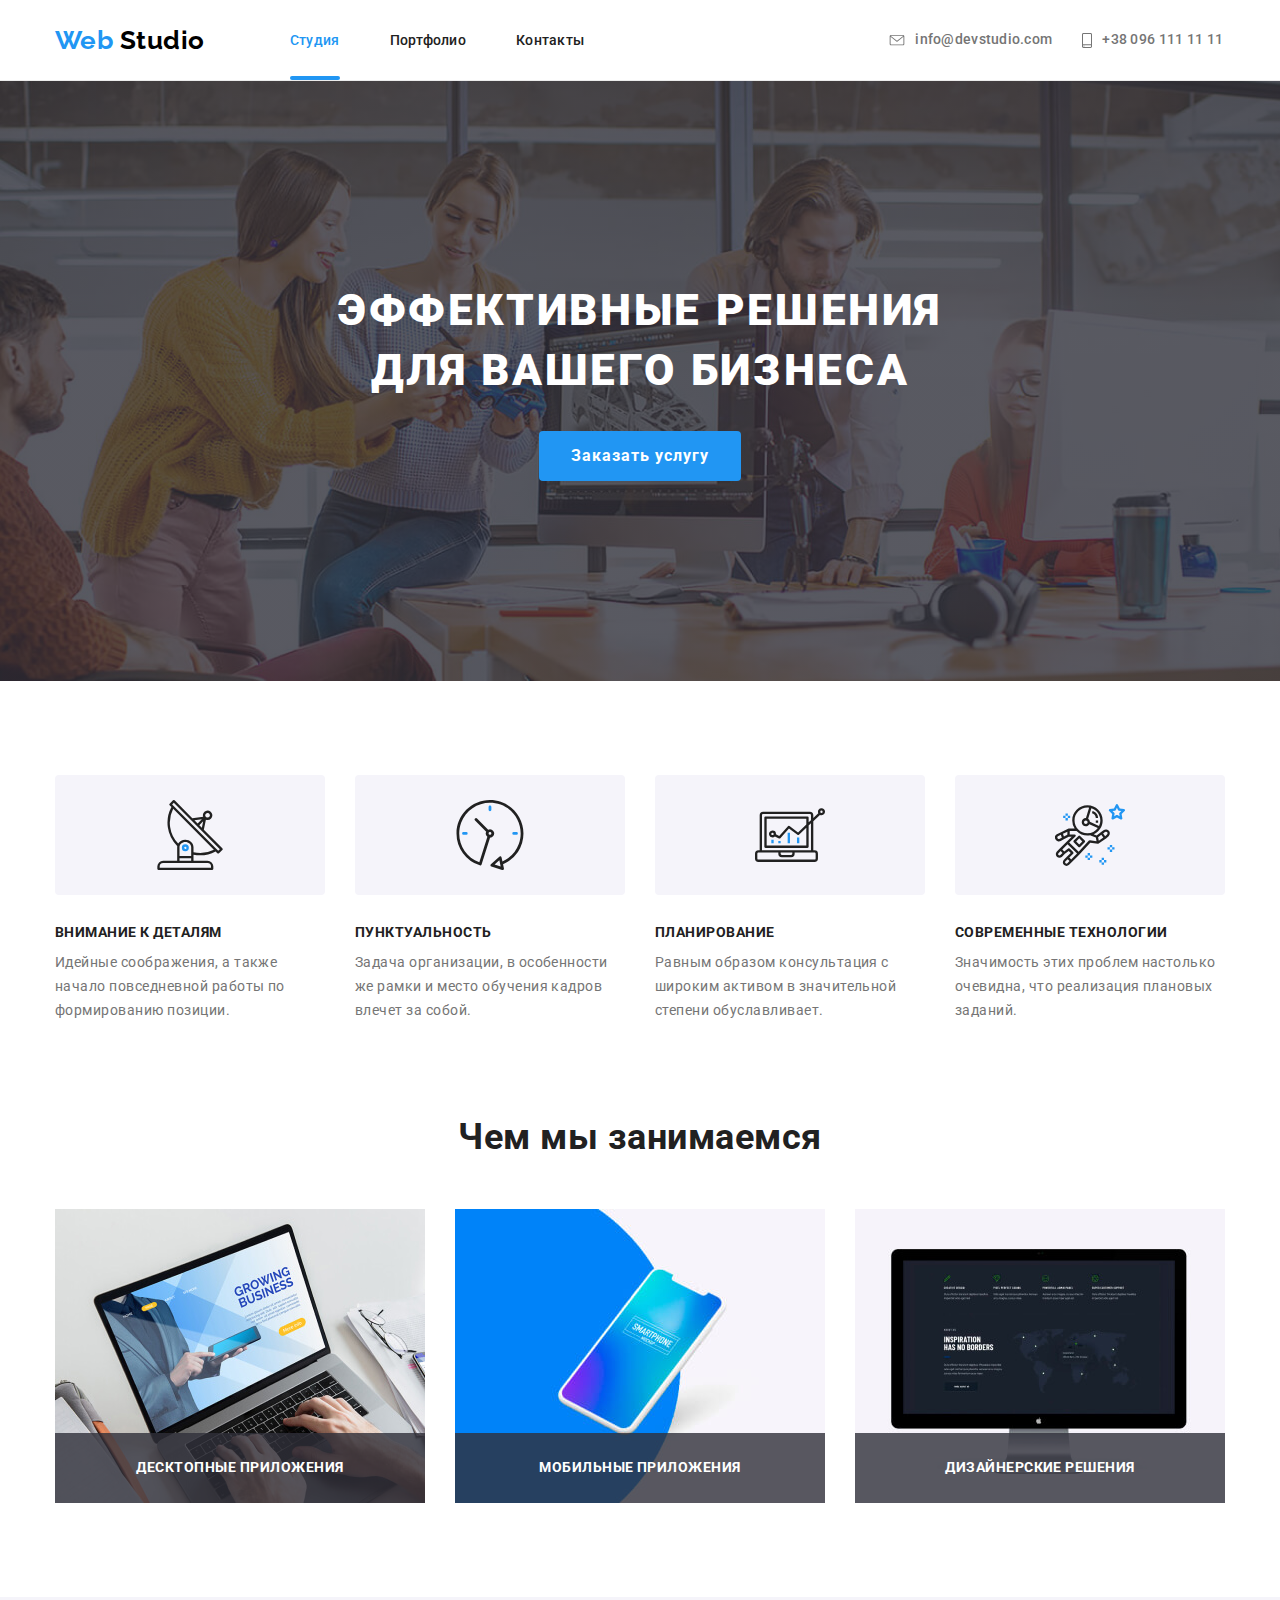
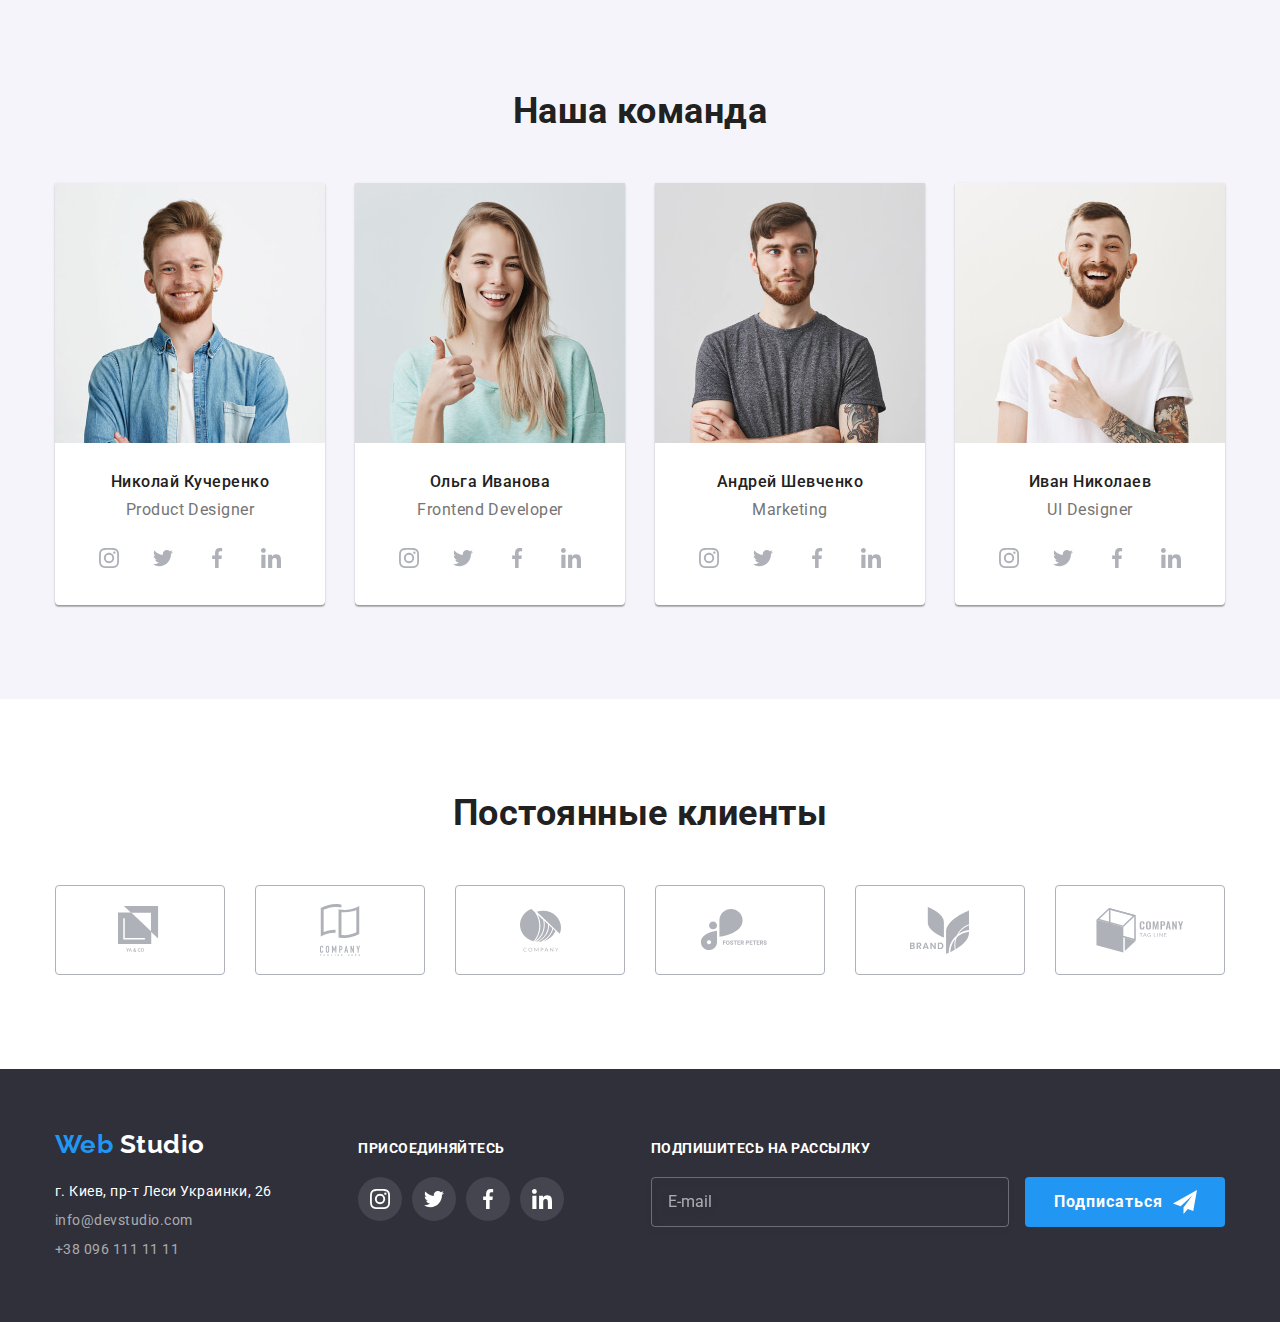
<file: index.html>
<!DOCTYPE html>
<html lang="ru">
  <head>
    <meta charset="UTF-8" />
    <meta name="viewport" content="width=device-width, initial-scale=1.0" />
    <title>Web Studio</title>
    <link
      href="https://fonts.googleapis.com/css2?family=Raleway:wght@700&family=Roboto:wght@400;500;700;900&display=swap"
      rel="stylesheet"
    />
    <link
      rel="stylesheet"
      href="https://cdnjs.cloudflare.com/ajax/libs/modern-normalize/0.7.0/modern-normalize.css"
    />
    <link rel="stylesheet" href="./css/main.min.css" />
  </head>
  <body>
    <!-- Header -->
    <header class="page-header">
      <div class="container page-header__container">
        <a class="site-nav__logo logo link" href="./index.html"
          >Web <span class="site-nav__logo-text">Studio</span></a
        >
        <button
          class="page-header__button"
          type="button"
          aria-expanded="false"
          aria-controls="page-header__menu-box"
          aria-label="Вызов меню навигации"
          data-menu-button
        >
          <svg width="40" height="40">
            <use
              class="page-header__icon-menu"
              href="./images/sprite.svg#menu"
            ></use>
            <use
              class="page-header__icon-cross"
              href="./images/sprite.svg#cross"
            ></use>
          </svg>
        </button>
        <div class="page-header__menu-box" id="page-header__menu-box" data-menu>
          <nav class="site-nav page-header__site-nav">
            <ul class="site-nav__list list">
              <li class="site-nav__item">
                <a class="site-nav__link link current" href="./index.html"
                  >Студия</a
                >
              </li>
              <li class="site-nav__item">
                <a class="site-nav__link link" href="./portfolio.html"
                  >Портфолио</a
                >
              </li>
              <li class="site-nav__item">
                <a class="site-nav__link link" href="#">Контакты</a>
              </li>
            </ul>
          </nav>
          <address class="page-header__address">
            <a
              class="page-header__contact link"
              href="mailto:info@devstudio.com"
            >
              <svg class="page-header__icon" width="16" height="11">
                <use href="./images/sprite.svg#icon-mail"></use>
              </svg>
              info@devstudio.com</a
            >
            <a class="page-header__contact link" href="tel:+380961111111">
              <svg class="page-header__icon" width="10" height="15">
                <use href="./images/sprite.svg#icon-smartphone"></use>
              </svg>
              +38 096 111 11 11</a
            >
          </address>
        </div>
      </div>
    </header>
    <!-- Main content -->
    <main>
      <!-- Hero block -->
      <section class="hero-section">
        <div class="hero-container">
          <h1 class="hero-section__title">
            Эффективные решения<br />
            для вашего бизнеса
          </h1>
          <button class="hero-section__button" data-modal-open>
            Заказать услугу
          </button>
        </div>
      </section>
      <!-- Our advantages -->
      <section class="section advantages">
        <div class="container">
          <h2 class="visually-hidden">Наши преимущества</h2>
          <ul class="section__list list">
            <li class="section__item">
              <div class="advantages__box">
                <svg width="70" height="70">
                  <use href="./images/sprite.svg#icon-antenna"></use>
                </svg>
              </div>
              <h3 class="advantages__title">
                Внимание к деталям
              </h3>
              <p class="advantages__text">
                Идейные соображения, а также начало повседневной работы по
                формированию позиции.
              </p>
            </li>
            <li class="section__item">
              <div class="advantages__box">
                <svg width="70" height="70">
                  <use href="./images/sprite.svg#icon-clock"></use>
                </svg>
              </div>
              <h3 class="advantages__title">
                Пунктуальность
              </h3>
              <p class="advantages__text">
                Задача организации, в особенности же рамки и место обучения
                кадров влечет за собой.
              </p>
            </li>
            <li class="section__item">
              <div class="advantages__box">
                <svg width="70" height="70">
                  <use href="./images/sprite.svg#icon-diagram"></use>
                </svg>
              </div>
              <h3 class="advantages__title">
                Планирование
              </h3>
              <p class="advantages__text">
                Равным образом консультация с широким активом в значительной
                степени обуславливает.
              </p>
            </li>
            <li class="section__item">
              <div class="advantages__box">
                <svg width="70" height="70">
                  <use href="./images/sprite.svg#icon-astronaut"></use>
                </svg>
              </div>
              <h3 class="advantages__title">
                Современные технологии
              </h3>
              <p class="advantages__text">
                Значимость этих проблем настолько очевидна, что реализация
                плановых заданий.
              </p>
            </li>
          </ul>
        </div>
      </section>
      <!-- Our works -->
      <section class="section works">
        <div class="container">
          <h2 class="section__title">Чем мы занимаемся</h2>
          <ul class="list works__list">
            <li class="works__item">
              <div class="works__box">
                <img
                  class="works__image"
                  srcset="
                    ./images/main-page/desktop/laptop.jpg    1x,
                    ./images/main-page/desktop/laptop-2x.jpg 2x
                  "
                  src="./images/main-page/desktop/laptop.jpg"
                  alt="Ноутбук с софтом"
                  width="370"
                  width="294"
                />
                <p class="works__text">Десктопные приложения</p>
              </div>
            </li>
            <li class="works__item">
              <div class="works__box">
                <img
                  class="works__image"
                  srcset="
                    ./images/main-page/desktop/smartphone.jpg    1x,
                    ./images/main-page/desktop/smartphone-2x.jpg 2x
                  "
                  src="./images/main-page/desktop/smartphone.jpg"
                  alt="Смартфон"
                  width="370"
                  width="294"
                />
                <p class="works__text">Мобильные приложения</p>
              </div>
            </li>
            <li class="works__item">
              <div class="works__box">
                <img
                  class="works__image"
                  srcset="
                    ./images/main-page/desktop/inspiration.jpg    1x,
                    ./images/main-page/desktop/inspiration-2x.jpg 2x
                  "
                  src="./images/main-page/desktop/inspiration.jpg"
                  alt="Изображение на мониторе"
                  width="370"
                  width="294"
                />
                <p class="works__text">Дизайнерские решения</p>
              </div>
            </li>
          </ul>
        </div>
      </section>
      <!-- Our team -->
      <section class="section team">
        <div class="container">
          <h2 class="section__title">Наша команда</h2>
          <ul class="section__list list">
            <li class="section__item team__item">
              <picture>
                <source
                  srcset="
                    ./images/main-page/mobile/teamcard-1.jpg    1x,
                    ./images/main-page/mobile/teamcard-1-2x.jpg 2x
                  "
                  media="(max-width: 767px)"
                />
                <source
                  srcset="
                    ./images/main-page/desktop/teamcard-1.jpg    1x,
                    ./images/main-page/desktop/teamcard-1-2x.jpg 2x
                  "
                  media="(min-width: 1200px)"
                />
                <source
                  srcset="
                    ./images/main-page/tablet/teamcard-1.jpg    1x,
                    ./images/main-page/tablet/teamcard-1-2x.jpg 2x
                  "
                  media="(min-width: 768px)"
                />

                <img
                  class="team__image"
                  src="./images/main-page/desktop/teamcard-1.jpg"
                  alt="Фото Николая Кучеренко"
                />
              </picture>
              <h3 class="team__teammate-name">Николай Кучеренко</h3>
              <p class="team__teammate-position">Product Designer</p>
              <ul class="section__list list team__list">
                <li class="team__social-item">
                  <a
                    class="team__link link"
                    href="#"
                    aria-label="Ссылка на Инстаграм"
                    ><svg class="team__link-icon" width="20" height="20">
                      <use href="./images/sprite.svg#icon-instagram"></use>
                    </svg>
                  </a>
                </li>
                <li class="team__social-item">
                  <a
                    class="team__link link"
                    href="#"
                    aria-label="Ссылка на Твиттер"
                    ><svg class="team__link-icon" width="20" height="20">
                      <use href="./images/sprite.svg#icon-twitter"></use>
                    </svg>
                  </a>
                </li>
                <li class="team__social-item">
                  <a
                    class="team__link link"
                    href="#"
                    aria-label="Ссылка на Фейсбук"
                    ><svg class="team__link-icon" width="20" height="20">
                      <use href="./images/sprite.svg#icon-facebook"></use>
                    </svg>
                  </a>
                </li>
                <li class="team__social-item">
                  <a
                    class="team__link link"
                    href="#"
                    aria-label="Ссылка на Линкедин"
                    ><svg class="team__link-icon" width="20" height="20">
                      <use href="./images/sprite.svg#icon-linkedin"></use>
                    </svg>
                  </a>
                </li>
              </ul>
            </li>
            <li class="section__item team__item">
              <picture>
                <source
                  srcset="
                    ./images/main-page/mobile/teamcard-2.jpg    1x,
                    ./images/main-page/mobile/teamcard-2-2x.jpg 2x
                  "
                  media="(max-width: 767px)"
                />
                <source
                  srcset="
                    ./images/main-page/desktop/teamcard-2.jpg    1x,
                    ./images/main-page/desktop/teamcard-2-2x.jpg 2x
                  "
                  media="(min-width: 1200px)"
                />
                <source
                  srcset="
                    ./images/main-page/tablet/teamcard-2.jpg    1x,
                    ./images/main-page/tablet/teamcard-2-2x.jpg 2x
                  "
                  media="(min-width: 768px)"
                />
                <img
                  class="team__image"
                  src="./images/main-page/desktop/teamcard-2.jpg"
                  alt="Фото Ольги Ивановой"
                />
              </picture>

              <h3 class="team__teammate-name">Ольга Иванова</h3>
              <p class="team__teammate-position">Frontend Developer</p>
              <ul class="section__list list team__list">
                <li class="team__social-item">
                  <a
                    class="team__link link"
                    href="#"
                    aria-label="Ссылка на Инстаграм"
                    ><svg class="team__link-icon" width="20" height="20">
                      <use href="./images/sprite.svg#icon-instagram"></use>
                    </svg>
                  </a>
                </li>
                <li class="team__social-item">
                  <a
                    class="team__link link"
                    href="#"
                    aria-label="Ссылка на Твиттер"
                    ><svg class="team__link-icon" width="20" height="20">
                      <use href="./images/sprite.svg#icon-twitter"></use>
                    </svg>
                  </a>
                </li>
                <li class="team__social-item">
                  <a
                    class="team__link link"
                    href="#"
                    aria-label="Ссылка на Фейсбук"
                    ><svg class="team__link-icon" width="20" height="20">
                      <use href="./images/sprite.svg#icon-facebook"></use>
                    </svg>
                  </a>
                </li>
                <li class="team__social-item">
                  <a
                    class="team__link link"
                    href="#"
                    aria-label="Ссылка на Линкедин"
                    ><svg class="team__link-icon" width="20" height="20">
                      <use href="./images/sprite.svg#icon-linkedin"></use>
                    </svg>
                  </a>
                </li>
              </ul>
            </li>
            <li class="section__item team__item">
              <picture>
                <source
                  srcset="
                    ./images/main-page/mobile/teamcard-3.jpg    1x,
                    ./images/main-page/mobile/teamcard-3-2x.jpg 2x
                  "
                  media="(max-width: 767px)"
                />
                <source
                  srcset="
                    ./images/main-page/desktop/teamcard-3.jpg    1x,
                    ./images/main-page/desktop/teamcard-3-2x.jpg 2x
                  "
                  media="(min-width: 1200px)"
                />
                <source
                  srcset="
                    ./images/main-page/tablet/teamcard-3.jpg    1x,
                    ./images/main-page/tablet/teamcard-3-2x.jpg 2x
                  "
                  media="(min-width: 768px)"
                />
                <img
                  class="team__image"
                  src="./images/main-page/desktop/teamcard-3.jpg"
                  alt="Фото Андрея Шевченко"
                />
              </picture>
              <h3 class="team__teammate-name">Андрей Шевченко</h3>
              <p class="team__teammate-position">Marketing</p>
              <ul class="section__list list team__list">
                <li class="team__social-item">
                  <a
                    class="team__link link"
                    href="#"
                    aria-label="Ссылка на Инстаграм"
                    ><svg class="team__link-icon" width="20" height="20">
                      <use href="./images/sprite.svg#icon-instagram"></use>
                    </svg>
                  </a>
                </li>
                <li class="team__social-item">
                  <a
                    class="team__link link"
                    href="#"
                    aria-label="Ссылка на Твиттер"
                    ><svg class="team__link-icon" width="20" height="20">
                      <use href="./images/sprite.svg#icon-twitter"></use>
                    </svg>
                  </a>
                </li>
                <li class="team__social-item">
                  <a
                    class="team__link link"
                    href="#"
                    aria-label="Ссылка на Фейсбук"
                    ><svg class="team__link-icon" width="20" height="20">
                      <use href="./images/sprite.svg#icon-facebook"></use>
                    </svg>
                  </a>
                </li>
                <li class="team__social-item">
                  <a
                    class="team__link link"
                    href="#"
                    aria-label="Ссылка на Линкедин"
                    ><svg class="team__link-icon" width="20" height="20">
                      <use href="./images/sprite.svg#icon-linkedin"></use>
                    </svg>
                  </a>
                </li>
              </ul>
            </li>
            <li class="section__item team__item">
              <picture>
                <source
                  srcset="
                    ./images/main-page/mobile/teamcard-4.jpg    1x,
                    ./images/main-page/mobile/teamcard-4-2x.jpg 2x
                  "
                  media="(max-width: 767px)"
                />
                <source
                  srcset="
                    ./images/main-page/desktop/teamcard-4.jpg    1x,
                    ./images/main-page/desktop/teamcard-4-2x.jpg 2x
                  "
                  media="(min-width: 1200px)"
                />
                <source
                  srcset="
                    ./images/main-page/tablet/teamcard-4.jpg    1x,
                    ./images/main-page/tablet/teamcard-4-2x.jpg 2x
                  "
                  media="(min-width: 768px)"
                />
                <img
                  class="team__image"
                  src="./images/main-page/desktop/teamcard-4.jpg"
                  alt="Фото Ивана Николаева"
                />
              </picture>
              <h3 class="team__teammate-name">Иван Николаев</h3>
              <p class="team__teammate-position">UI Designer</p>
              <ul class="section__list list team__list">
                <li class="team__social-item">
                  <a
                    class="team__link link"
                    href="#"
                    aria-label="Ссылка на Инстаграм"
                    ><svg class="team__link-icon" width="20" height="20">
                      <use href="./images/sprite.svg#icon-instagram"></use>
                    </svg>
                  </a>
                </li>
                <li class="team__social-item">
                  <a
                    class="team__link link"
                    href="#"
                    aria-label="Ссылка на Твиттер"
                    ><svg class="team__link-icon" width="20" height="20">
                      <use href="./images/sprite.svg#icon-twitter"></use>
                    </svg>
                  </a>
                </li>
                <li class="team__social-item">
                  <a
                    class="team__link link"
                    href="#"
                    aria-label="Ссылка на Фейсбук"
                    ><svg class="team__link-icon" width="20" height="20">
                      <use href="./images/sprite.svg#icon-facebook"></use>
                    </svg>
                  </a>
                </li>
                <li class="team__social-item">
                  <a
                    class="team__link link"
                    href="#"
                    aria-label="Ссылка на Линкедин"
                    ><svg class="team__link-icon" width="20" height="20">
                      <use href="./images/sprite.svg#icon-linkedin"></use>
                    </svg>
                  </a>
                </li>
              </ul>
            </li>
          </ul>
        </div>
      </section>
      <!-- Regular customers -->
      <section class="section customer">
        <div class="container">
          <h2 class="section__title">Постоянные клиенты</h2>
          <ul class="section__list list customer__list">
            <li class="customer__item">
              <a
                class="customer__link link"
                href="#"
                aria-label="Ссылка на клиента компании"
              >
                <svg class="customer__icon" width="44" height="49">
                  <use href="./images/sprite.svg#icon-customer-1"></use>
                </svg>
              </a>
            </li>
            <li class="customer__item">
              <a
                class="customer__link link"
                href="#"
                aria-label="Ссылка на клиента компании"
              >
                <svg class="customer__icon" width="40" height="52">
                  <use href="./images/sprite.svg#icon-customer-2"></use>
                </svg>
              </a>
            </li>
            <li class="customer__item">
              <a
                class="customer__link link"
                href="#"
                aria-label="Ссылка на клиента компании"
              >
                <svg class="customer__icon" width="41" height="43">
                  <use href="./images/sprite.svg#icon-customer-3"></use>
                </svg>
              </a>
            </li>
            <li class="customer__item">
              <a
                class="customer__link link"
                href="#"
                aria-label="Ссылка на клиента компании"
              >
                <svg class="customer__icon" width="80" height="42">
                  <use href="./images/sprite.svg#icon-customer-4"></use>
                </svg>
              </a>
            </li>
            <li class="customer__item">
              <a
                class="customer__link link"
                href="#"
                aria-label="Ссылка на клиента компании"
              >
                <svg class="customer__icon" width="59" height="47">
                  <use href="./images/sprite.svg#icon-customer-5"></use>
                </svg>
              </a>
            </li>
            <li class="customer__item">
              <a
                class="customer__link link"
                href="#"
                aria-label="Ссылка на клиента компании"
              >
                <svg class="customer__icon" width="88" height="45">
                  <use href="./images/sprite.svg#icon-customer-6"></use>
                </svg>
              </a>
            </li>
          </ul>
        </div>
      </section>
    </main>
    <!-- Footer -->
    <footer class="page-footer">
      <!-- Contacts -->
      <div class="container page-footer__container">
        <div class="contacts page-footer__contacts">
          <a class="logo contacts__logo link" href="./index.html"
            >Web <span class="contacts__logo-text">Studio</span></a
          >
          <address class="contacts__address">
            <p class="contacts__text">г. Киев, пр-т Леси Украинки, 26</p>
            <a
              class="contacts__link contacts__link--indent link"
              href="mailto:info@devstudio.com"
              >info@devstudio.com</a
            ><br />
            <a class="contacts__link link" href="tel:+380961111111"
              >+38 096 111 11 11</a
            >
          </address>
        </div>
        <!-- join us -->
        <div class="social page-footer__social">
          <b class="social__join-us">присоединяйтесь</b>
          <ul class="social__list list">
            <li class="social__item">
              <a
                class="social__link link"
                href="#"
                aria-label="Ссылка на Инстаграм"
              >
                <svg class="social__icon" width="20" height="20">
                  <use href="./images/sprite.svg#icon-footer-instagram"></use>
                </svg>
              </a>
            </li>
            <li class="social__item">
              <a
                class="social__link link"
                href="#"
                aria-label="Ссылка на Твиттер"
              >
                <svg class="social__icon" width="20" height="20">
                  <use href="./images/sprite.svg#icon-footer-twitter"></use>
                </svg>
              </a>
            </li>
            <li class="social__item">
              <a
                class="social__link link"
                href="#"
                aria-label="Ссылка на Фейсбук"
              >
                <svg class="social__icon" width="20" height="20">
                  <use href="./images/sprite.svg#icon-footer-facebook"></use>
                </svg>
              </a>
            </li>
            <li class="social__item">
              <a
                class="social__link link"
                href="#"
                aria-label="Ссылка на Линкедин"
              >
                <svg class="social__icon" width="20" height="20">
                  <use href="./images/sprite.svg#icon-footer-linkedin"></use>
                </svg>
              </a>
            </li>
          </ul>
        </div>
        <!-- Subscribe -->
        <div class="subscription">
          <b class="subscription__text">Подпишитесь на рассылку</b>
          <form class="footer-form" autocomplete="off">
            <input
              class="footer-form__mail"
              type="email"
              name="email"
              placeholder="E-mail"
            />
            <button type="submit" class="subscription__button">
              Подписаться
              <svg class="subscription__icon" width="24" height="24">
                <use href="./images/sprite.svg#icon-footer-button"></use>
              </svg>
            </button>
          </form>
        </div>
      </div>
    </footer>
    <!-- Modal window -->
    <div class="backdrop is-hidden" data-modal>
      <form class="form" autocomplete="off">
        <button class="form__btn-close" type="button" data-modal-close>
          <svg class="form__btn-icon" width="18" height="18">
            <use href="./images/sprite.svg#icon-exit"></use>
          </svg>
        </button>
        <b class="form__sub-text">Оставьте свои данные, мы вам перезвоним</b>
        <label class="form__field">
          <input
            class="form__input"
            type="text"
            name="user-name"
            placeholder=" "
          />
          <span class="form__description-input">Имя</span>
          <svg class="form__icon" width="18" height="18">
            <use href="./images/sprite.svg#icon-modal-name"></use>
          </svg>
        </label>
        <label class="form__field">
          <input
            class="form__input"
            type="tel"
            name="user-tel"
            placeholder=" "
          />
          <span class="form__description-input">Телефон</span>
          <svg class="form__icon" width="18" height="18">
            <use href="./images/sprite.svg#icon-modal-tel"></use>
          </svg>
        </label>
        <label class="form__field">
          <input
            class="form__input"
            type="email"
            name="user-mail"
            placeholder=" "
          />
          <span class="form__description-input">Почта</span>
          <svg class="form__icon" width="18" height="18">
            <use href="./images/sprite.svg#icon-modal-mail"></use>
          </svg>
        </label>
        <label class="form__field-textarea">
          <textarea
            class="form__textarea"
            cols="30"
            rows="10"
            name="comment"
            placeholder=" "
          ></textarea>
          <span class="form__description-textarea">Комментарий</span>
        </label>
        <label class="form__field-checkbox">
          <input
            class="form__checkbox visually-hidden"
            type="checkbox"
            value="accept-policy"
            name="policy"
          />
          <span class="form__box-icon">
            <svg class="form__checkbox-icon" width="16" height="15">
              <use href="./images/sprite.svg#icon-checkbox"></use>
            </svg>
          </span>
          <span class="form__text-policy"
            >Соглашаюсь с рассылкой и принимаю
            <a class="form__link" href="#">Условия договора</a></span
          >
        </label>
        <button class="form__btn-submit" type="submit">Отправить</button>
      </form>
    </div>
    <script src="./js/menu.js"></script>
    <script src="./js/modal.js"></script>
  </body>
</html>
</file>
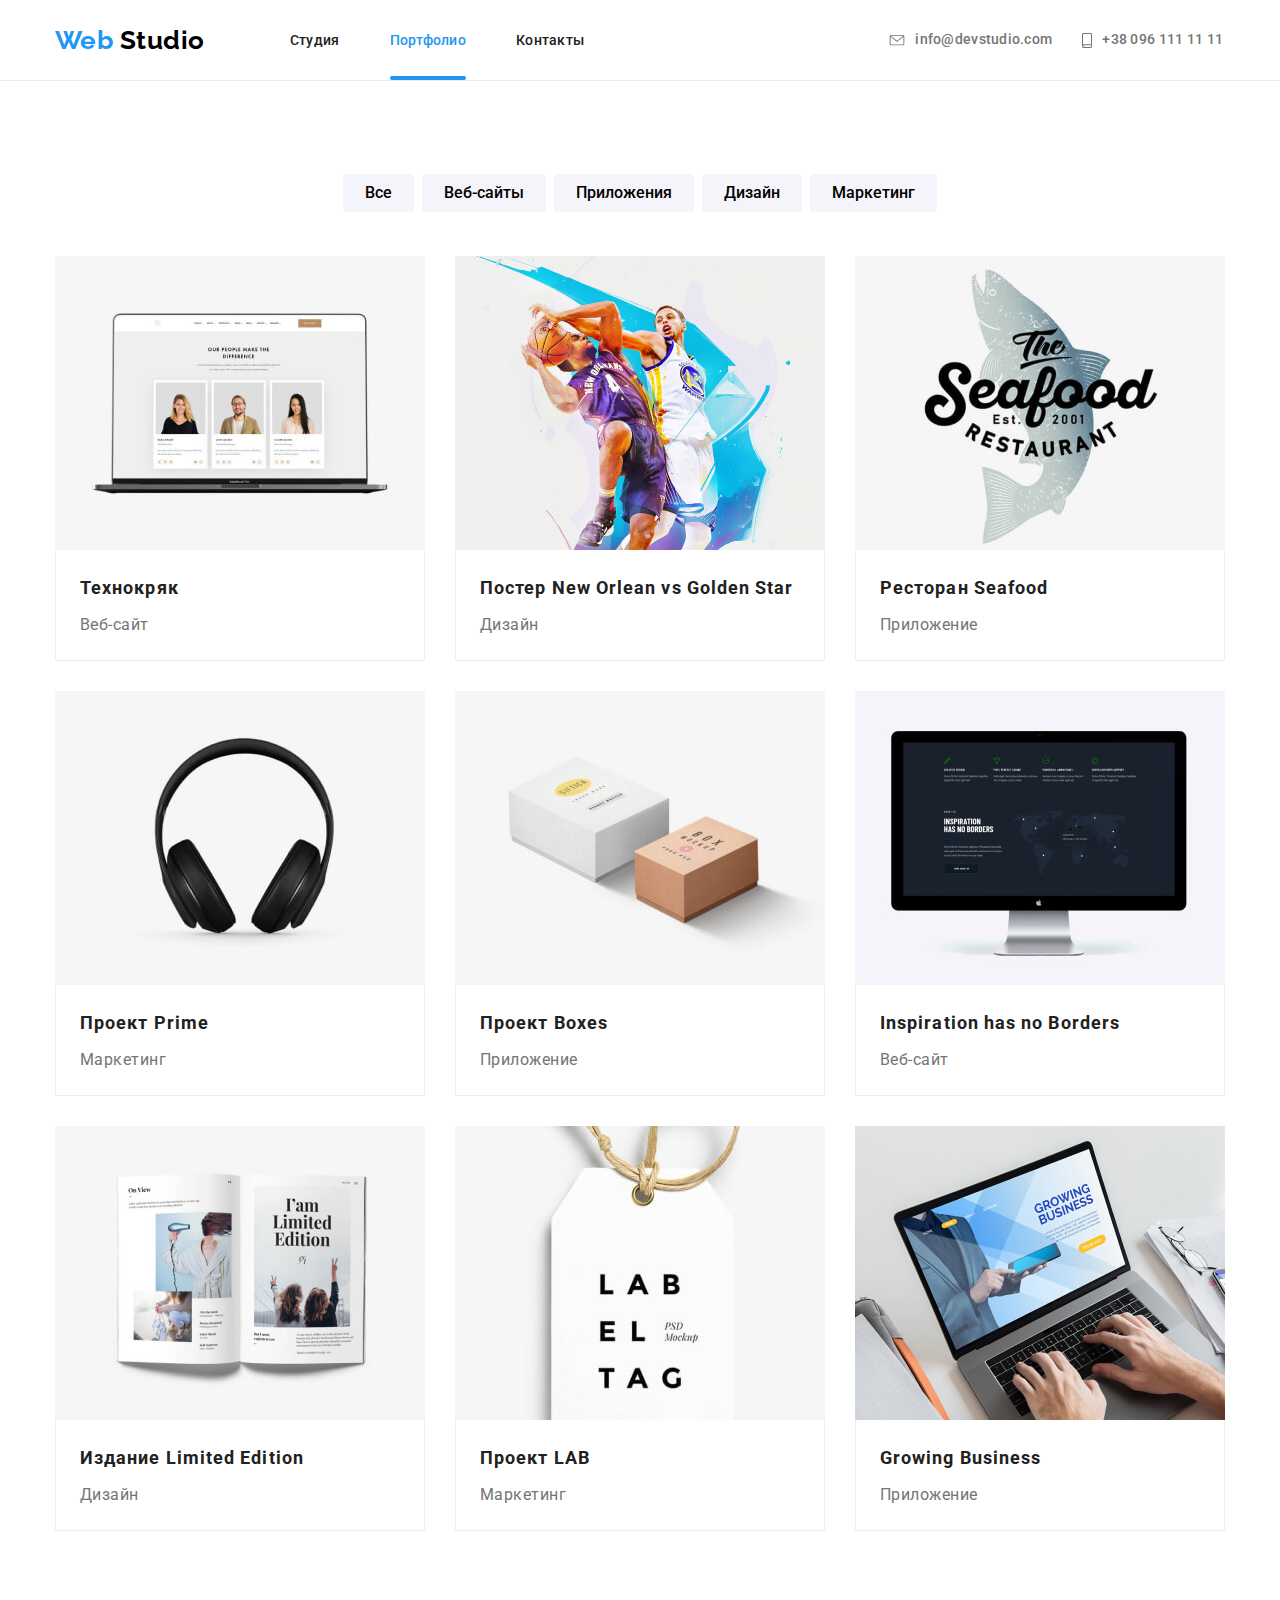
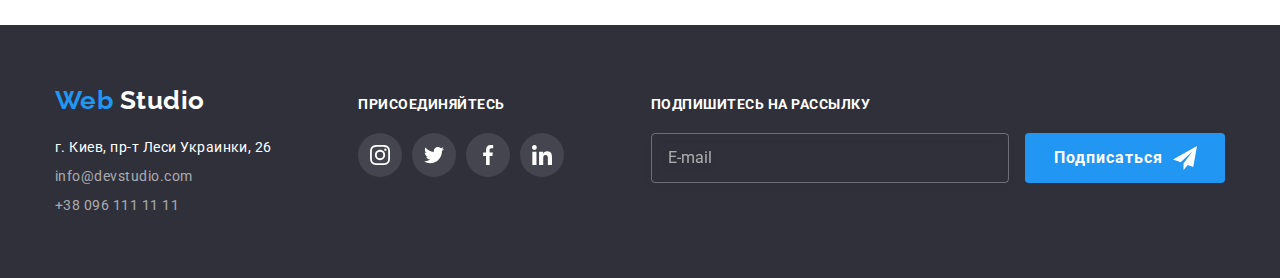
<file: portfolio.html>
<!DOCTYPE html>
<html lang="ru">
  <head>
    <meta charset="UTF-8" />
    <meta name="viewport" content="width=device-width, initial-scale=1.0" />
    <title>Web Studio</title>
    <link
      href="https://fonts.googleapis.com/css2?family=Raleway:wght@700&family=Roboto:wght@400;500;700;900&display=swap"
      rel="stylesheet"
    />
    <link
      rel="stylesheet"
      href="https://cdnjs.cloudflare.com/ajax/libs/modern-normalize/0.7.0/modern-normalize.css"
    />
    <link rel="stylesheet" href="./css/main.min.css" />
  </head>
  <body>
    <!-- Header -->
    <header class="page-header">
      <div class="container page-header__container">
        <a class="site-nav__logo logo link" href="./index.html"
          >Web <span class="site-nav__logo-text">Studio</span></a
        >
        <button
          class="page-header__button"
          type="button"
          aria-expanded="false"
          aria-controls="page-header__menu-box"
          aria-label="Вызов меню навигации"
          data-menu-button
        >
          <svg width="40" height="40">
            <use
              class="page-header__icon-menu"
              href="./images/sprite.svg#menu"
            ></use>
            <use
              class="page-header__icon-cross"
              href="./images/sprite.svg#cross"
            ></use>
          </svg>
        </button>
        <div class="page-header__menu-box" id="page-header__menu-box" data-menu>
          <nav class="site-nav page-header__site-nav">
            <ul class="site-nav__list list">
              <li class="site-nav__item">
                <a class="site-nav__link link" href="./index.html">Студия</a>
              </li>
              <li class="site-nav__item">
                <a class="site-nav__link link current" href="./portfolio.html"
                  >Портфолио</a
                >
              </li>
              <li class="site-nav__item">
                <a class="site-nav__link link" href="#">Контакты</a>
              </li>
            </ul>
          </nav>
          <address class="page-header__address">
            <a
              class="page-header__contact link"
              href="mailto:info@devstudio.com"
            >
              <svg class="page-header__icon" width="16" height="11">
                <use href="./images/sprite.svg#icon-mail"></use>
              </svg>
              info@devstudio.com</a
            >
            <a class="page-header__contact link" href="tel:+380961111111">
              <svg class="page-header__icon" width="10" height="15">
                <use href="./images/sprite.svg#icon-smartphone"></use>
              </svg>
              +38 096 111 11 11</a
            >
          </address>
        </div>
      </div>
    </header>
    <!-- Main content -->
    <main>
      <!-- Section portfolio -->
      <section class="section projects projects--indent">
        <div class="container">
          <h1 class="visually-hidden">Наши проекты</h1>
          <!-- Buttons -->
          <ul class="section__list projects__buttons-list list">
            <li class="projects__item-btn">
              <button class="projects__btn">Все</button>
            </li>
            <li class="projects__item-btn">
              <button class="projects__btn">Веб-сайты</button>
            </li>
            <li class="projects__item-btn">
              <button class="projects__btn">Приложения</button>
            </li>
            <li class="projects__item-btn">
              <button class="projects__btn">Дизайн</button>
            </li>
            <li class="projects__item-btn">
              <button class="projects__btn">Маркетинг</button>
            </li>
          </ul>
          <!-- Projects -->
          <ul class="projects__list list">
            <li class="projects__item">
              <a class="projects__link link" href="#">
                <div class="overlay-container">
                  <picture>
                    <source
                      srcset="
                        ./images/portfolio-page/mobile/techno-crack.jpg    1x,
                        ./images/portfolio-page/mobile/techno-crack-2x.jpg 2x
                      "
                      media="(max-width: 767px)"
                    />
                    <source
                      srcset="
                        ./images/portfolio-page/desktop/techno-crack.jpg    1x,
                        ./images/portfolio-page/desktop/techno-crack-2x.jpg 2x
                      "
                      media="(min-width: 1200px)"
                    />
                    <source
                      srcset="
                        ./images/portfolio-page/tablet/techno-crack.jpg    1x,
                        ./images/portfolio-page/tablet/techno-crack-2x.jpg 2x
                      "
                      media="(min-width: 768px)"
                    />
                    <img
                      class="projects__image"
                      src="./images/portfolio-page/desktop/techno-crack.jpg"
                      alt="Изображение веб-сайта на дисплее"
                    />
                  </picture>
                  <div class="overlay">
                    <p class="overlay-text">
                      Технокряк это современная площадка распространения
                      коронавируса. Компании используют эту платформу для
                      цифрового шпионажа и атак на защищённые сервера
                      конкурентов.
                    </p>
                  </div>
                </div>
                <div class="projects__box">
                  <h2 class="projects__caption">Технокряк</h2>
                  <p class="projects__text">Веб-сайт</p>
                </div>
              </a>
            </li>
            <li class="projects__item">
              <a class="projects__link link" href="#">
                <div class="overlay-container">
                  <picture>
                    <source
                      srcset="
                        ./images/portfolio-page/mobile/poster.jpg    1x,
                        ./images/portfolio-page/mobile/poster-2x.jpg 2x
                      "
                      media="(max-width: 767px)"
                    />
                    <source
                      srcset="
                        ./images/portfolio-page/desktop/poster.jpg    1x,
                        ./images/portfolio-page/desktop/poster-2x.jpg 2x
                      "
                      media="(min-width: 1200px)"
                    />
                    <source
                      srcset="
                        ./images/portfolio-page/tablet/poster.jpg    1x,
                        ./images/portfolio-page/tablet/poster-2x.jpg 2x
                      "
                      media="(min-width: 768px)"
                    />
                    <img
                      class="projects__image"
                      src="./images/portfolio-page/desktop/poster.jpg"
                      alt="Изображение постера"
                    />
                  </picture>
                  <div class="overlay">
                    <p class="overlay-text">
                      Lorem ipsum dolor sit amet consectetur adipisicing elit.
                      Excepturi harum iste, necessitatibus error odio fuga illo
                      amet impedit beatae reiciendis.
                    </p>
                  </div>
                </div>
                <div class="projects__box">
                  <h2 class="projects__caption">
                    Постер New Orlean vs Golden Star
                  </h2>
                  <p class="projects__text">Дизайн</p>
                </div>
              </a>
            </li>
            <li class="projects__item">
              <a class="projects__link link" href="#">
                <div class="overlay-container">
                  <picture>
                    <source
                      srcset="
                        ./images/portfolio-page/mobile/restaurant.jpg    1x,
                        ./images/portfolio-page/mobile/restaurant-2x.jpg 2x
                      "
                      media="(max-width: 767px)"
                    />
                    <source
                      srcset="
                        ./images/portfolio-page/desktop/restaurant.jpg    1x,
                        ./images/portfolio-page/desktop/restaurant-2x.jpg 2x
                      "
                      media="(min-width: 1200px)"
                    />
                    <source
                      srcset="
                        ./images/portfolio-page/tablet/restaurant.jpg    1x,
                        ./images/portfolio-page/tablet/restaurant-2x.jpg 2x
                      "
                      media="(min-width: 768px)"
                    />
                    <img
                      class="projects__image"
                      src="./images/portfolio-page/desktop/restaurant.jpg"
                      alt="Логотип ресторана"
                    />
                  </picture>
                  <div class="overlay">
                    <p class="overlay-text">
                      Lorem ipsum dolor sit amet consectetur adipisicing elit.
                      Excepturi harum iste, necessitatibus error odio fuga illo
                      amet impedit beatae reiciendis.
                    </p>
                  </div>
                </div>
                <div class="projects__box">
                  <h2 class="projects__caption">Ресторан Seafood</h2>
                  <p class="projects__text">Приложение</p>
                </div>
              </a>
            </li>
            <li class="projects__item">
              <a class="projects__link link" href="#">
                <div class="overlay-container">
                  <picture>
                    <source
                      srcset="
                        ./images/portfolio-page/mobile/project-prime.jpg    1x,
                        ./images/portfolio-page/mobile/project-prime-2x.jpg 2x
                      "
                      media="(max-width: 767px)"
                    />
                    <source
                      srcset="
                        ./images/portfolio-page/desktop/project-prime.jpg    1x,
                        ./images/portfolio-page/desktop/project-prime-2x.jpg 2x
                      "
                      media="(min-width: 1200px)"
                    />
                    <source
                      srcset="
                        ./images/portfolio-page/tablet/project-prime.jpg    1x,
                        ./images/portfolio-page/tablet/project-prime-2x.jpg 2x
                      "
                      media="(min-width: 768px)"
                    />
                    <img
                      class="projects__image"
                      src="./images/portfolio-page/desktop/project-prime.jpg"
                    />
                  </picture>
                  <div class="overlay">
                    <p class="overlay-text">
                      Lorem ipsum dolor sit amet consectetur adipisicing elit.
                      Excepturi harum iste, necessitatibus error odio fuga illo
                      amet impedit beatae reiciendis.
                    </p>
                  </div>
                </div>
                <div class="projects__box">
                  <h2 class="projects__caption">Проект Prime</h2>
                  <p class="projects__text">Маркетинг</p>
                </div>
              </a>
            </li>
            <li class="projects__item">
              <a class="projects__link link" href="#">
                <div class="overlay-container">
                  <picture>
                    <source
                      srcset="
                        ./images/portfolio-page/mobile/project-boxes.jpg    1x,
                        ./images/portfolio-page/mobile/project-boxes-2x.jpg 2x
                      "
                      media="(max-width: 767px)"
                    />
                    <source
                      srcset="
                        ./images/portfolio-page/desktop/project-boxes.jpg    1x,
                        ./images/portfolio-page/desktop/project-boxes-2x.jpg 2x
                      "
                      media="(min-width: 1200px)"
                    />
                    <source
                      srcset="
                        ./images/portfolio-page/tablet/project-boxes.jpg    1x,
                        ./images/portfolio-page/tablet/project-boxes-2x.jpg 2x
                      "
                      media="(min-width: 768px)"
                    />
                    <img
                      class="projects__image"
                      src="./images/portfolio-page/desktop/project-boxes.jpg"
                      alt="Изображение 2-х коробок"
                    />
                  </picture>
                  <div class="overlay">
                    <p class="overlay-text">
                      Lorem ipsum dolor sit amet consectetur adipisicing elit.
                      Excepturi harum iste, necessitatibus error odio fuga illo
                      amet impedit beatae reiciendis.
                    </p>
                  </div>
                </div>
                <div class="projects__box">
                  <h2 class="projects__caption">Проект Boxes</h2>
                  <p class="projects__text">Приложение</p>
                </div>
              </a>
            </li>
            <li class="projects__item">
              <a class="projects__link link" href="#">
                <div class="overlay-container">
                  <picture>
                    <source
                      srcset="
                        ./images/portfolio-page/mobile/inspiration.jpg    1x,
                        ./images/portfolio-page/mobile/inspiration-2x.jpg 2x
                      "
                      media="(max-width: 767px)"
                    />
                    <source
                      srcset="
                        ./images/portfolio-page/desktop/inspiration.jpg    1x,
                        ./images/portfolio-page/desktop/inspiration-2x.jpg 2x
                      "
                      media="(min-width: 1200px)"
                    />
                    <source
                      srcset="
                        ./images/portfolio-page/tablet/inspiration.jpg    1x,
                        ./images/portfolio-page/tablet/inspiration-2x.jpg 2x
                      "
                      media="(min-width: 768px)"
                    />
                    <img
                      class="projects__image"
                      src="./images/portfolio-page/desktop/inspiration.jpg"
                      alt="Изображение моноблока от Apple"
                    />
                  </picture>
                  <div class="overlay">
                    <p class="overlay-text">
                      Lorem ipsum dolor sit amet consectetur adipisicing elit.
                      Excepturi harum iste, necessitatibus error odio fuga illo
                      amet impedit beatae reiciendis.
                    </p>
                  </div>
                </div>
                <div class="projects__box">
                  <h2 class="projects__caption">Inspiration has no Borders</h2>
                  <p class="projects__text">Веб-сайт</p>
                </div>
              </a>
            </li>
            <li class="projects__item">
              <a class="projects__link link" href="#">
                <div class="overlay-container">
                  <picture>
                    <source
                      srcset="
                        ./images/portfolio-page/mobile/limited-edition.jpg    1x,
                        ./images/portfolio-page/mobile/limited-edition-2x.jpg 2x
                      "
                      media="(max-width: 767px)"
                    />
                    <source
                      srcset="
                        ./images/portfolio-page/desktop/limited-edition.jpg    1x,
                        ./images/portfolio-page/desktop/limited-edition-2x.jpg 2x
                      "
                      media="(min-width: 1200px)"
                    />
                    <source
                      srcset="
                        ./images/portfolio-page/tablet/limited-edition.jpg    1x,
                        ./images/portfolio-page/tablet/limited-edition-2x.jpg 2x
                      "
                      media="(min-width: 768px)"
                    />
                    <img
                      class="projects__image"
                      src="./images/portfolio-page/desktop/limited-edition.jpg"
                      alt="Изображение открытой книги"
                    />
                  </picture>
                  <div class="overlay">
                    <p class="overlay-text">
                      Lorem ipsum dolor sit amet consectetur adipisicing elit.
                      Excepturi harum iste, necessitatibus error odio fuga illo
                      amet impedit beatae reiciendis.
                    </p>
                  </div>
                </div>
                <div class="projects__box">
                  <h2 class="projects__caption">Издание Limited Edition</h2>
                  <p class="projects__text">Дизайн</p>
                </div>
              </a>
            </li>
            <li class="projects__item">
              <a class="projects__link link" href="#">
                <div class="overlay-container">
                  <picture>
                    <source
                      srcset="
                        ./images/portfolio-page/mobile/project-lab.jpg    1x,
                        ./images/portfolio-page/mobile/project-lab-2x.jpg 2x
                      "
                      media="(max-width: 767px)"
                    />
                    <source
                      srcset="
                        ./images/portfolio-page/desktop/project-lab.jpg    1x,
                        ./images/portfolio-page/desktop/project-lab-2x.jpg 2x
                      "
                      media="(min-width: 1200px)"
                    />
                    <source
                      srcset="
                        ./images/portfolio-page/tablet/project-lab.jpg    1x,
                        ./images/portfolio-page/tablet/project-lab-2x.jpg 2x
                      "
                      media="(min-width: 768px)"
                    />
                    <img
                      class="projects__image"
                      src="./images/portfolio-page/desktop/project-lab.jpg"
                      alt="Изображение фирменной бирки"
                    />
                  </picture>
                  <div class="overlay">
                    <p class="overlay-text">
                      Lorem ipsum dolor sit amet consectetur adipisicing elit.
                      Excepturi harum iste, necessitatibus error odio fuga illo
                      amet impedit beatae reiciendis.
                    </p>
                  </div>
                </div>
                <div class="projects__box">
                  <h2 class="projects__caption">Проект LAB</h2>
                  <p class="projects__text">Маркетинг</p>
                </div>
              </a>
            </li>
            <li class="projects__item">
              <a class="projects__link link" href="#">
                <div class="overlay-container">
                  <picture>
                    <source
                      srcset="
                        ./images/portfolio-page/mobile/growing-business.jpg    1x,
                        ./images/portfolio-page/mobile/growing-business-2x.jpg 2x
                      "
                      media="(max-width: 767px)"
                    />
                    <source
                      srcset="
                        ./images/portfolio-page/desktop/growing-business.jpg    1x,
                        ./images/portfolio-page/desktop/growing-business-2x.jpg 2x
                      "
                      media="(min-width: 1200px)"
                    />
                    <source
                      srcset="
                        ./images/portfolio-page/tablet/growing-business.jpg    1x,
                        ./images/portfolio-page/tablet/growing-business-2x.jpg 2x
                      "
                      media="(min-width: 768px)"
                    />
                    <img
                      class="projects__image"
                      src="./images/portfolio-page/desktop/growing-business.jpg"
                      alt="Изображение ноутбука с софтом"
                    />
                  </picture>
                  <div class="overlay">
                    <p class="overlay-text">
                      Lorem ipsum dolor sit amet consectetur adipisicing elit.
                      Excepturi harum iste, necessitatibus error odio fuga illo
                      amet impedit beatae reiciendis.
                    </p>
                  </div>
                </div>
                <div class="projects__box">
                  <h2 class="projects__caption">Growing Business</h2>
                  <p class="projects__text">Приложение</p>
                </div>
              </a>
            </li>
          </ul>
        </div>
      </section>
    </main>
    <!-- Footer -->
    <footer class="page-footer">
      <!-- Contacts -->
      <div class="container page-footer__container">
        <div class="contacts page-footer__contacts">
          <a class="logo contacts__logo link" href="./index.html"
            >Web <span class="contacts__logo-text">Studio</span></a
          >
          <address class="contacts__address">
            <p class="contacts__text">г. Киев, пр-т Леси Украинки, 26</p>
            <a
              class="contacts__link contacts__link--indent link"
              href="mailto:info@devstudio.com"
              >info@devstudio.com</a
            ><br />
            <a class="contacts__link link" href="tel:+380961111111"
              >+38 096 111 11 11</a
            >
          </address>
        </div>
        <!-- join us -->
        <div class="social page-footer__social">
          <b class="social__join-us">присоединяйтесь</b>
          <ul class="social__list list">
            <li class="social__item">
              <a
                class="social__link link"
                href="#"
                aria-label="Ссылка на Инстаграм"
              >
                <svg class="social__icon" width="20" height="20">
                  <use href="./images/sprite.svg#icon-footer-instagram"></use>
                </svg>
              </a>
            </li>
            <li class="social__item">
              <a
                class="social__link link"
                href="#"
                aria-label="Ссылка на Твиттер"
              >
                <svg class="social__icon" width="20" height="20">
                  <use href="./images/sprite.svg#icon-footer-twitter"></use>
                </svg>
              </a>
            </li>
            <li class="social__item">
              <a
                class="social__link link"
                href="#"
                aria-label="Ссылка на Фейсбук"
              >
                <svg class="social__icon" width="20" height="20">
                  <use href="./images/sprite.svg#icon-footer-facebook"></use>
                </svg>
              </a>
            </li>
            <li class="social__item">
              <a
                class="social__link link"
                href="#"
                aria-label="Ссылка на Линкедин"
              >
                <svg class="social__icon" width="20" height="20">
                  <use href="./images/sprite.svg#icon-footer-linkedin"></use>
                </svg>
              </a>
            </li>
          </ul>
        </div>
        <!-- Subscribe -->
        <div class="subscription">
          <b class="subscription__text">Подпишитесь на рассылку</b>
          <form class="footer-form" autocomplete="off">
            <input
              class="footer-form__mail"
              type="email"
              name="email"
              placeholder="E-mail"
            />
            <button type="submit" class="subscription__button">
              Подписаться
              <svg class="subscription__icon" width="24" height="24">
                <use href="./images/sprite.svg#icon-footer-button"></use>
              </svg>
            </button>
          </form>
        </div>
      </div>
    </footer>
    <script src="./js/menu.js"></script>
  </body>
</html>
</file>
<file: css/main.min.css>
html{box-sizing:border-box}*,*::after,*::before{box-sizing:inherit}body{font-family:Roboto, sans-serif;letter-spacing:0.03em;color:#757575;background-color:#ffffff}.visually-hidden{position:absolute;width:1px;height:1px;margin:-1px;border:0;padding:0;white-space:nowrap;clip-path:inset(100%);clip:rect(0 0 0 0);overflow:hidden}.link{display:block;color:inherit;text-decoration:none}.list{margin:0;padding:0;list-style:none}.container{padding-left:15px;padding-right:15px;margin-left:auto;margin-right:auto}@media screen and (min-width: 480px){.container{width:480px}}@media screen and (min-width: 768px){.container{width:768px}}@media screen and (min-width: 1200px){.container{width:1200px}}.section{padding-bottom:60px}.section .section__title{margin:0;margin-bottom:30px;padding:0;font-weight:700;font-size:28px;line-height:1.17;text-align:center;color:#212121}@media screen and (min-width: 1200px){.section .section__title{margin-bottom:50px;font-size:36px;line-height:1.16}}@media screen and (max-width: 767px){.section .section__item:not(:last-child){margin-bottom:30px}}@media screen and (min-width: 768px){.section__list{display:flex;justify-content:center;flex-wrap:wrap;margin:-15px}.section__item{width:calc((100% - 2 * 30px) / 2);margin:15px}}@media screen and (min-width: 1200px){.section{padding-bottom:94px}.section__list{display:flex;justify-content:center;margin:-15px}.section__item{width:calc((100% - 4 * 30px) / 4);margin:15px}}.backdrop{position:fixed;left:0;top:0;z-index:2;padding-top:93px;padding-bottom:94px;padding-left:15px;padding-right:15px;width:100%;height:100%;overflow-y:scroll;background-color:rgba(0,0,0,0.2)}.form{position:relative;max-width:450px;padding:40px;margin-left:auto;margin-right:auto;text-align:center;background-color:#ffffff;box-shadow:0px 1px 3px rgba(0,0,0,0.12),0px 1px 1px rgba(0,0,0,0.14),0px 2px 1px rgba(0,0,0,0.2);border-radius:4px}.form .form__btn-close{position:absolute;top:8px;right:8px;display:flex;align-items:center;justify-content:center;width:30px;height:30px;background-color:#ffffff;border:1px solid rgba(0,0,0,0.1);border-radius:50%;transition:color 250ms cubic-bezier(0.4, 0, 0.2, 1);cursor:pointer}.form .form__sub-text{display:inline-block;margin-bottom:30px;font-weight:700;font-size:20px;line-height:1.5;color:#212121}.form .form__link{color:#2196f3}.form__btn-close:hover .form__btn-icon,.form__btn-close:focus .form__btn-icon{fill:#2196f3}.form__field{position:relative;display:block;margin-bottom:28px}.form__input{width:100%;height:40px;padding-left:42px;border:1px solid rgba(33,33,33,0.2);border-radius:4px;transition:border-color 250ms cubic-bezier(0.4, 0, 0.2, 1)}.form__input:focus,.form__input:not(:placeholder-shown){border-color:#2196f3;outline:none}.form__description-input{position:absolute;top:12px;left:42px;transition:color 250ms cubic-bezier(0.4, 0, 0.2, 1),top 250ms cubic-bezier(0.4, 0, 0.2, 1),left 250ms cubic-bezier(0.4, 0, 0.2, 1)}.form__field:focus-within .form__description-input,.form__input:not(:placeholder-shown)+.form__description-input{color:#2196f3}.form__field:focus-within .form__description-input,.form__input:not(:placeholder-shown)+.form__description-input{top:-23px;left:16px}.form__icon{position:absolute;top:11px;left:16px;transition:fill 250ms cubic-bezier(0.4, 0, 0.2, 1)}.form__field:focus-within .form__icon,.form__input:not(:placeholder-shown) ~ .form__icon{fill:#2196f3}.form__field-textarea{position:relative;display:block;margin-bottom:20px}.form__textarea{width:100%;height:120px;padding:12px 16px;border:1px solid rgba(33,33,33,0.2);border-radius:4px;resize:none}.form__textarea:focus,.form__textarea:not(:placeholder-shown){border-color:#2196f3;outline:none}.form__description-textarea{position:absolute;top:12px;left:16px;transition:top 250ms cubic-bezier(0.4, 0, 0.2, 1),left 250ms cubic-bezier(0.4, 0, 0.2, 1)}.form__field-textarea:focus-within .form__description-textarea,.form__textarea:not(:placeholder-shown)+.form__description-textarea{color:#2196f3}.form__field-textarea:focus-within .form__description-textarea,.form__textarea:not(:placeholder-shown)+.form__description-textarea{top:-23px;left:16px}.form__field-checkbox{display:flex;align-items:center;justify-content:center;margin-bottom:30px;cursor:pointer}.form__box-icon{display:block;width:16px;height:15px;margin-right:8px;border-radius:2px}.form__checkbox:checked+.form__box-icon{background-color:#2196f3}.form__checkbox-icon{margin-right:8px;border:2px solid #212121;border-radius:2px}.form__checkbox:checked+.form__box-icon .form__checkbox-icon{border:none}.form__text-policy{font-weight:400;font-size:12px;line-height:1.16;color:#757575;letter-spacing:0.03em}.form__btn-submit{padding:10px 55px;font-weight:700;font-size:16px;line-height:1.87;letter-spacing:0.06em;color:#ffffff;background-color:#2196f3;border:none;border-radius:4px}.form__btn-submit:hover,.form__btn-submit:focus{background-color:#188ce8;box-shadow:0px 4px 4px rgba(0,0,0,0.15);cursor:pointer}.is-hidden{opacity:0;visibility:hidden;pointer-events:none}@media screen and (min-width: 1200px){.backdrop{padding:0}.form{top:50%;left:50%;transform:translate(-50%, -50%);max-width:528px;margin:0}.form__text-policy{font-size:14px;line-height:1.71px}}.page-header{position:relative;width:100%;background-color:#ffffff;border-bottom:1px solid #ececec;padding-top:16px;padding-bottom:16px}.page-header__container{display:flex;align-items:center;justify-content:space-between}.page-header__menu-box{display:none;position:absolute;top:100%;left:0;z-index:1;height:400px;padding-top:60px;padding-bottom:60px;text-align:center;background:#ffffff;box-shadow:0px 4px 8px rgba(0,0,0,0.04),0px 2px 4px rgba(0,0,0,0.08),0px 1px 3px rgba(0,0,0,0.16)}@media screen and (max-width: 767px){.page-header__menu-box{width:100%}}@media screen and (max-width: 767px){.page-header__menu-box.is-open{display:block}}.page-header__button{margin:0;padding:0;border:none;background-color:transparent}.page-header__icon-cross{display:none}.page-header__button.is-open .page-header__icon-cross{display:block}.page-header__button.is-open .page-header__icon-menu{display:none}.page-header__icon-menu,.page-header__icon-cross{transition:fill 250ms cubic-bezier(0.4, 0, 0.2, 1)}.page-header__button:hover .page-header__icon-menu,.page-header__button:hover .page-header__icon-cross{fill:#2196f3}.page-header__icon{margin-right:10px;fill:currentColor;transition:fill 250ms cubic-bezier(0.4, 0, 0.2, 1)}.page-header__contact:hover .page-header__icon,.page-header__contact:focus .page-header__icon{fill:#2196f3}.page-header__contact{font-style:normal;font-weight:500;font-size:18px;line-height:1.16;letter-spacing:0.02em;color:#757575;transition:color 250ms cubic-bezier(0.4, 0, 0.2, 1)}@media screen and (max-width: 767px){.page-header .page-header__contact:first-child{margin-bottom:16px}}.page-header .page-header__contact:hover,.page-header .page-header__contact:focus{color:#2196f3}.logo{font-family:Raleway, sans-serif;font-weight:700;font-size:24px;line-height:1.16;color:#2196f3}.site-nav__logo-text{color:#000000}.site-nav__link{position:relative;display:inline-flex;font-weight:500;font-size:18px;line-height:1.16;letter-spacing:0.02em;color:#212121;transition:color 250ms cubic-bezier(0.4, 0, 0.2, 1)}.site-nav__link:hover,.site-nav__link:focus{color:#2196f3}.site-nav__link.current{color:#2196f3}@media screen and (max-width: 767px){.site-nav__item:not(:last-child){margin-bottom:40px}.site-nav__item:last-child{margin-bottom:60px}}.current::after{content:'';position:absolute;bottom:-8px;display:block;width:100%;height:4px;background-color:#2196f3;border-radius:2px}@media screen and (min-width: 768px){.page-header{padding:0}.page-header__menu-box{position:static;display:flex;align-items:center;height:auto;padding:0;box-shadow:none}.page-header__button{display:none}.page-header__contact{display:flex;align-items:center;font-size:12px}}@media screen and (min-width: 768px) and (max-width: 1199px){.page-header__contact:first-child{margin-bottom:10px}}@media screen and (min-width: 768px){.site-nav__logo{margin-right:81px}.site-nav__list{display:flex}.site-nav__item{margin-bottom:0}.site-nav__item:not(:last-child){margin-right:50px}}@media screen and (min-width: 768px) and (max-width: 1199px){.site-nav__item:last-child{margin-right:84px}}@media screen and (min-width: 768px){.site-nav__link{padding-top:32px;padding-bottom:32px;font-size:14px}.current::after{bottom:0}}@media screen and (min-width: 1200px){.page-header__container{justify-content:flex-start;align-items:center}.site-nav{margin-right:305px}.site-nav__logo{margin-right:85px;font-size:26px;line-height:1.19}.page-header__address{display:flex}.page-header__contact{font-size:14px;line-height:1.14}.page-header__contact:first-child{margin-right:30px}}.hero-container{padding-top:118px;padding-bottom:118px;margin-left:auto;margin-right:auto;max-width:1600px;height:400px;text-align:center;background-color:#757575;background-image:linear-gradient(rgba(47,48,58,0.8), rgba(47,48,58,0.8)),url("../images/main-page/mobile/hero.jpg");background-size:cover;background-repeat:no-repeat;background-position:center}@media screen and (min-device-pixel-ratio: 2), screen and (min-resolution: 192dpi), screen and (min-resolution: 2dppx){.hero-container{background-image:linear-gradient(rgba(47,48,58,0.8), rgba(47,48,58,0.8)),url("../images/main-page/mobile/hero-2x.jpg")}}@media screen and (min-width: 768px){.hero-container{background-image:linear-gradient(rgba(47,48,58,0.8), rgba(47,48,58,0.8)),url("../images/main-page/tablet/hero-tablet.jpg");background-size:cover;background-repeat:no-repeat;background-position:center}}@media screen and (min-width: 768px) and (min-device-pixel-ratio: 2), screen and (min-width: 768px) and (min-resolution: 192dpi), screen and (min-width: 768px) and (min-resolution: 2dppx){.hero-container{background-image:linear-gradient(rgba(47,48,58,0.8), rgba(47,48,58,0.8)),url("../images/main-page/tablet/hero-tablet-2x.jpg")}}@media screen and (min-width: 1200px){.hero-container{padding-top:200px;padding-bottom:200px;height:600px;background-image:linear-gradient(rgba(47,48,58,0.8), rgba(47,48,58,0.8)),url("../images/main-page/desktop/hero.jpg");background-size:cover;background-repeat:no-repeat;background-position:center}}@media screen and (min-width: 1200px) and (min-device-pixel-ratio: 2), screen and (min-width: 1200px) and (min-resolution: 192dpi), screen and (min-width: 1200px) and (min-resolution: 2dppx){.hero-container{background-image:linear-gradient(rgba(47,48,58,0.8), rgba(47,48,58,0.8)),url("../images/main-page/desktop/hero-2x.jpg")}}.hero-container .hero-section__title{margin:0;margin-bottom:30px;font-weight:900;font-size:26px;line-height:1.61;letter-spacing:0.06em;text-transform:uppercase;color:#fff}@media screen and (min-width: 1200px){.hero-container .hero-section__title{font-size:44px;line-height:1.36}}.hero-section{padding-bottom:60px}@media screen and (min-width: 1200px){.hero-section{padding-bottom:94px}}.hero-section__button{padding:10px 32px;font-weight:700;font-size:16px;line-height:1.87;letter-spacing:0.06em;color:#fff;background-color:#2196f3;border-radius:4px;border:none;cursor:pointer;transition:background-color 250ms cubic-bezier(0.4, 0, 0.2, 1),box-shadow 250ms cubic-bezier(0.4, 0, 0.2, 1)}.hero-section__button:hover,.hero-section__button:focus{background-color:#188ce8;box-shadow:0px 4px 4px rgba(0,0,0,0.15)}.advantages{padding-bottom:60px}@media screen and (min-width: 1200px){.advantages{padding-bottom:94px}}.advantages__box{display:flex;justify-content:center;align-items:center;margin-bottom:30px;height:120px;background-color:#f5f4fa;border-radius:4px}.advantages__title{margin:0;margin-bottom:10px;padding:0;font-weight:700;font-size:14px;line-height:1.14;text-transform:uppercase;color:#212121;text-align:center}@media screen and (min-width: 768px){.advantages__title{text-align:left}}.advantages__text{margin:0;padding:0;font-weight:400;font-size:14px;line-height:1.71;color:#757575}.works{display:none}@media screen and (min-width: 1200px){.works{display:block}}.works .works__box{position:relative;bottom:0}.works .works__list{display:flex}.works .works__item:not(:last-child){margin-right:30px}.works .works__image{display:block}.works .works__text{position:absolute;bottom:0;margin:0;width:100%;padding-top:27px;padding-bottom:27px;font-weight:700;font-size:14px;line-height:1.14;text-align:center;text-transform:uppercase;color:#ffffff;background-color:rgba(47,48,58,0.8)}.team{padding-top:60px;background-color:#f5f4fa}@media screen and (min-width: 1200px){.team{padding-top:94px}}.team .team__item{background-color:#ffffff;box-shadow:0px 1px 3px rgba(0,0,0,0.12),0px 1px 1px rgba(0,0,0,0.14),0px 2px 1px rgba(0,0,0,0.2);border-radius:0px 0px 4px 4px}.team .team__image{display:block;width:100%;height:auto;margin-bottom:30px}.team .team__teammate-name{margin:0;padding:0;margin-bottom:10px;font-weight:500;font-size:16px;line-height:1.18;text-align:center;color:#212121}.team .team__teammate-position{margin:0;padding:0;margin-bottom:16px;font-weight:400;font-size:16px;line-height:1.18;text-align:center;color:#757575}@media screen and (min-width: 768px){.team .team__teammate-position{margin-bottom:31px}}.team .team__list{display:flex;justify-content:center;padding-bottom:24px}@media screen and (min-width: 768px){.team .team__list{padding-bottom:40px}}.team__social-item:not(:last-child){margin-right:10px}.team__link{display:flex;padding:12px;border-radius:50%;transition:background-color 250ms cubic-bezier(0.4, 0, 0.2, 1)}.team__link:hover,.team__link:focus{background-color:#2196f3}.team__link-icon{fill:#afb1b8;transition:fill 250ms cubic-bezier(0.4, 0, 0.2, 1)}.team__link:hover .team__link-icon,.team__link:focus .team__link-icon{fill:#fff}.customer{padding-top:60px}.customer__list{display:flex;flex-wrap:wrap;margin:-15px}.customer__item{width:calc((100% - 2 * 30px) / 2);height:90px;margin:15px;transition:border-color 250ms cubic-bezier(0.4, 0, 0.2, 1)}@media screen and (min-width: 768px){.customer__item{width:calc((100% - 3 * 30px) / 3)}}.customer__link{display:flex;justify-content:center;align-items:center;width:100%;height:100%;border:1px solid #afb1b8;border-radius:4px}.customer__link:hover,.customer__link:focus{border-color:#2196f3}.customer__icon{fill:#afb1b8;transition:fill 250ms cubic-bezier(0.4, 0, 0.2, 1)}.customer__link:hover .customer__icon,.customer__link:focus .customer__icon{fill:#2196f3}@media screen and (min-width: 1200px){.customer{padding-top:94px}.customer__item{width:calc((100% - 6 * 30px) / 6)}}.page-footer{padding-top:60px;padding-bottom:60px;background-color:#2f303a}.page-footer__container{text-align:center}@media screen and (min-width: 768px){.page-footer__container{display:flex;justify-content:space-around;flex-wrap:wrap}}.contacts{margin-bottom:60px}.contacts .contacts__logo{margin-bottom:20px}.contacts .contacts__logo-text{color:#fff}.contacts .contacts__address{font-style:normal}.contacts .contacts__text{margin:0;margin-bottom:5px;padding:0;font-weight:400;font-size:14px;line-height:1.71;color:#ffffff}.contacts__link{display:inline-flex;font-weight:400;font-size:14px;line-height:1.71;color:rgba(255,255,255,0.6);transition:color 250ms cubic-bezier(0.4, 0, 0.2, 1)}.contacts__link--indent{margin-bottom:5px}.contacts__link:hover,.contacts__link:focus{color:#2196f3}.social{margin-bottom:60px}.social .social__join-us{font-weight:700;font-size:14px;line-height:1.14;text-transform:uppercase;color:#fff}.social .social__list{display:flex;justify-content:center;margin-top:20px}.social .social__icon{fill:#fff}.social__item:not(:last-child){margin-right:10px}.social__link{display:flex;padding:12px;background-color:rgba(255,255,255,0.1);border-radius:50%;transition:background-color 250ms cubic-bezier(0.4, 0, 0.2, 1)}.social__link:hover,.social__link:focus{background-color:#2196f3}.subscription .subscription__text{display:inline-block;margin-bottom:20px;font-weight:700;font-size:14px;line-height:1.14;text-transform:uppercase;color:#fff}.subscription .subscription__icon{margin-left:10px;fill:#fff}.subscription__button{display:inline-flex;justify-content:center;align-items:center;margin-left:12px;padding-top:10px;padding-bottom:10px;padding-left:29px;padding-right:28px;font-weight:700;font-size:16px;line-height:1.87;letter-spacing:0.06em;color:#fff;border:none;border-radius:4px;background-color:#2196f3;transition:background-color 250ms cubic-bezier(0.4, 0, 0.2, 1),box-shadow 250ms cubic-bezier(0.4, 0, 0.2, 1);cursor:pointer}.subscription__button:hover,.subscription__button:focus{background-color:#188ce8;box-shadow:0px 4px 4px rgba(0,0,0,0.15)}.footer-form__mail{width:100%;height:50px;padding-top:15px;padding-left:16px;padding-bottom:15px;margin-bottom:20px;color:#fff;border:1px solid rgba(255,255,255,0.3);box-sizing:border-box;filter:drop-shadow(0px 4px 4px rgba(0,0,0,0.15));border-radius:4px;background-color:transparent}@media screen and (min-width: 768px){.footer-form__mail{display:flex;width:450px}}.footer-form__mail::placeholder{font-weight:400;font-size:16px;line-height:1.25;color:rgba(255,255,255,0.6)}@media screen and (min-width: 1200px){.page-footer__container{justify-content:space-between;align-items:baseline;text-align:left}.footer-form__mail{display:inline-flex;width:358px}.contacts,.social{margin:0}.contacts__logo{font-size:26px;line-height:1.19}}.projects--indent{padding-top:60px}.projects .projects__buttons-list{display:flex;flex-wrap:wrap;margin:-4px}.projects .projects__item-btn{margin:4px}.projects .projects__image{display:block}.projects .projects__box{padding:20px 24px;border-left:1px solid #eeeeee;border-right:1px solid #eeeeee;border-bottom:1px solid #eeeeee}.projects .projects__caption{margin:0;margin-bottom:4px;padding:0;font-weight:700;font-size:18px;line-height:2;letter-spacing:0.06em;color:#212121;white-space:nowrap;overflow:hidden;text-overflow:ellipsis}.projects .projects__text{margin:0;padding:0;font-weight:400;font-size:16px;line-height:1.87;color:#757575}.projects__btn{padding:6px 22px;font-weight:500;font-size:16px;line-height:1.62;background-color:#f5f4fa;border:none;border-radius:4px;transition:color 250ms cubic-bezier(0.4, 0, 0.2, 1),background-color 250ms cubic-bezier(0.4, 0, 0.2, 1),box-shadow 250ms cubic-bezier(0.4, 0, 0.2, 1);cursor:pointer}.projects__btn:hover,.projects__btn:focus{color:#fff;background-color:#2196f3;box-shadow:0px 3px 1px rgba(0,0,0,0.1),0px 1px 2px rgba(0,0,0,0.08),0px 2px 2px rgba(0,0,0,0.12)}.projects__list{display:flex;flex-wrap:wrap;margin:-15px;padding-top:40px}.projects__item{width:calc((100% - 1 * 30px) / 1);margin:15px}@media screen and (min-width: 768px){.projects__item{width:calc((100% - 2 * 30px) / 2)}}.projects__link{transition:box-shadow 250ms cubic-bezier(0.4, 0, 0.2, 1)}.projects__link:hover,.projects__link:focus{box-shadow:0px 1px 1px rgba(0,0,0,0.12),0px 4px 4px rgba(0,0,0,0.06),1px 4px 6px rgba(0,0,0,0.16)}.overlay-container{position:relative;overflow:hidden}.overlay-container img{display:block;width:100%}.overlay{position:absolute;top:0;left:0;transform:translateY(100%);width:100%;height:calc(100% + 1px);background-color:rgba(33,150,243,0.9);transition:transform 250ms cubic-bezier(0.4, 0, 0.2, 1)}.overlay .overlay-text{margin:0;padding:63px 24px;font-weight:400;font-size:18px;line-height:1.55;color:#fff}.projects__link:hover .overlay,.projects__link:focus .overlay{transform:translateY(0)}@media screen and (min-width: 1200px){.projects--indent{padding-top:93px}.projects__item{width:calc((100% - 3 * 30px) / 3)}}
/*# sourceMappingURL=main.min.css.map */
</file>
